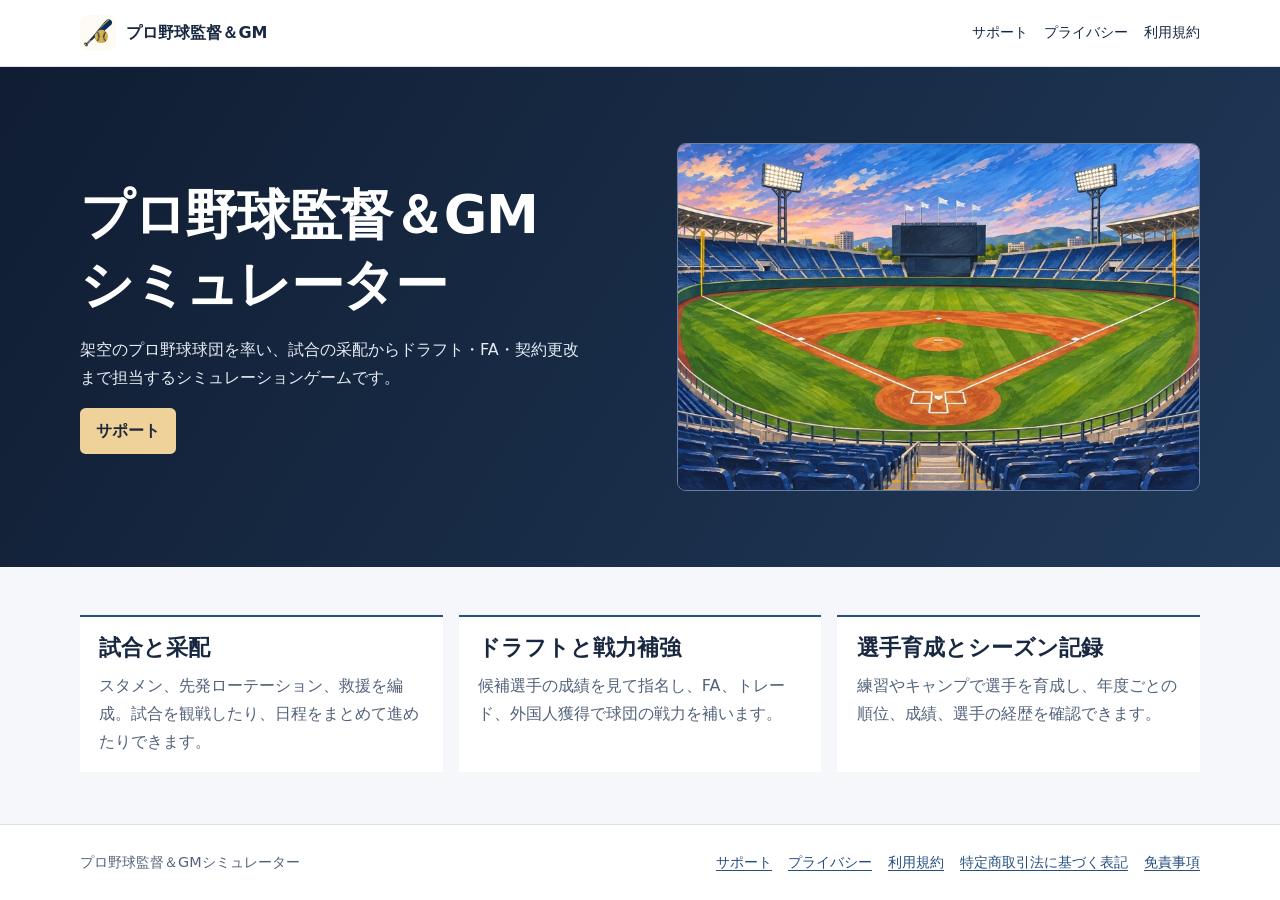
<file: index.html>
<!doctype html>
<html lang="ja">
<head>
  <meta charset="utf-8">
  <meta name="viewport" content="width=device-width, initial-scale=1">
  <title>プロ野球監督＆GMシミュレーター</title>
  <meta name="description" content="架空のプロ野球球団を率いるシミュレーションゲーム。ゲーム紹介、サポート、プライバシーポリシーをご案内します。">
  <link rel="icon" href="./assets/app-icon.png" type="image/png">
  <link rel="stylesheet" href="./assets/styles.css">
</head>
<body>
  <a class="skip-link" href="#content">本文へ移動</a>
  <header class="site-header">
    <div class="container header-row">
      <a class="brand" href="./"><img src="./assets/app-icon.png" width="36" height="36" alt=""><span>プロ野球監督＆GM</span></a>
      <nav class="site-nav" aria-label="主要ページ">
        <a href="./support/">サポート</a> <a href="./privacy/">プライバシー</a> <a href="./terms/">利用規約</a>
      </nav>
    </div>
  </header>
  <main id="content" class="home">

    <section class="hero">
      <div class="container hero-grid">
        <div class="hero-copy">
          <h1>プロ野球監督＆GM<br>シミュレーター</h1>
          <p>架空のプロ野球球団を率い、試合の采配からドラフト・FA・契約更改まで担当するシミュレーションゲームです。</p>
          <a class="button" href="./support/">サポート</a>
        </div>
        <img class="hero-art" src="./assets/ballpark.jpg" width="780" height="520" alt="アプリの開幕演出に登場する野球場のイラスト" fetchpriority="high">
      </div>
    </section>
    <section class="container features" aria-label="ゲームの内容">
      <article>
        <h2>試合と采配</h2>
        <p>スタメン、先発ローテーション、救援を編成。試合を観戦したり、日程をまとめて進めたりできます。</p>
      </article>
      <article>
        <h2>ドラフトと戦力補強</h2>
        <p>候補選手の成績を見て指名し、FA、トレード、外国人獲得で球団の戦力を補います。</p>
      </article>
      <article>
        <h2>選手育成とシーズン記録</h2>
        <p>練習やキャンプで選手を育成し、年度ごとの順位、成績、選手の経歴を確認できます。</p>
      </article>
    </section>
  </main>
  <footer class="site-footer">
    <div class="container footer-row">
      <a class="footer-brand" href="./">プロ野球監督＆GMシミュレーター</a>
      <nav aria-label="サポート・法務">
        <a href="./support/">サポート</a> <a href="./privacy/">プライバシー</a> <a href="./terms/">利用規約</a> <a href="./commerce/">特定商取引法に基づく表記</a> <a href="./disclaimer/">免責事項</a>
      </nav>
    </div>
  </footer>
</body>
</html>
</file>
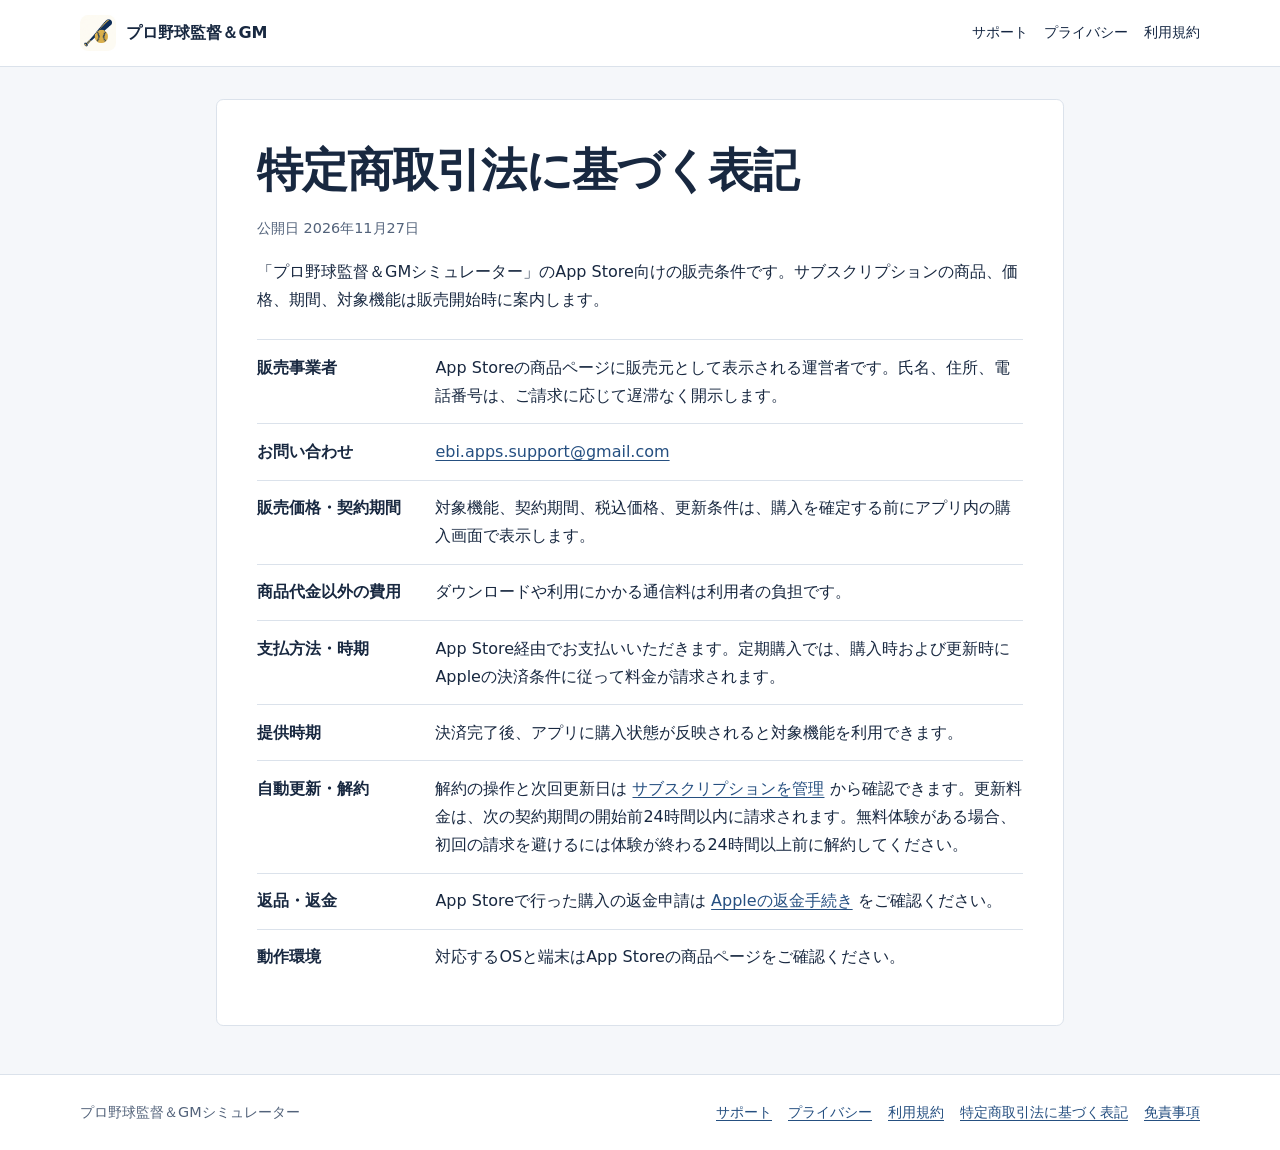
<file: commerce/index.html>
<!doctype html>
<html lang="ja">
<head>
  <meta charset="utf-8">
  <meta name="viewport" content="width=device-width, initial-scale=1">
  <title>特定商取引法に基づく表記 | プロ野球監督＆GMシミュレーター</title>
  <meta name="description" content="App Storeで定期購入を提供する際の販売事業者、料金、更新、解約と返金の案内です。">
  <link rel="icon" href="../assets/app-icon.png" type="image/png">
  <link rel="stylesheet" href="../assets/styles.css">
</head>
<body>
  <a class="skip-link" href="#content">本文へ移動</a>
  <header class="site-header">
    <div class="container header-row">
      <a class="brand" href="../"><img src="../assets/app-icon.png" width="36" height="36" alt=""><span>プロ野球監督＆GM</span></a>
      <nav class="site-nav" aria-label="主要ページ">
        <a href="../support/">サポート</a> <a href="../privacy/">プライバシー</a> <a href="../terms/">利用規約</a>
      </nav>
    </div>
  </header>
  <main id="content" class="document container">

    <h1>特定商取引法に基づく表記</h1>
    <p class="updated">公開日 <time datetime="2026-11-27">2026年11月27日</time></p>
    <p>「プロ野球監督＆GMシミュレーター」のApp Store向けの販売条件です。サブスクリプションの商品、価格、期間、対象機能は販売開始時に案内します。</p>
    <dl class="disclosure">
      <div><dt>販売事業者</dt><dd>App Storeの商品ページに販売元として表示される運営者です。氏名、住所、電話番号は、ご請求に応じて遅滞なく開示します。</dd></div>
      <div><dt>お問い合わせ</dt><dd><a href="mailto:ebi.apps.support@gmail.com?subject=%E3%80%90%E9%87%8E%E7%90%83%E7%9B%A3%E7%9D%A3%EF%BC%86GM%E3%80%91">ebi.apps.support@gmail.com</a></dd></div>
      <div><dt>販売価格・契約期間</dt><dd>対象機能、契約期間、税込価格、更新条件は、購入を確定する前にアプリ内の購入画面で表示します。</dd></div>
      <div><dt>商品代金以外の費用</dt><dd>ダウンロードや利用にかかる通信料は利用者の負担です。</dd></div>
      <div><dt>支払方法・時期</dt><dd>App Store経由でお支払いいただきます。定期購入では、購入時および更新時にAppleの決済条件に従って料金が請求されます。</dd></div>
      <div><dt>提供時期</dt><dd>決済完了後、アプリに購入状態が反映されると対象機能を利用できます。</dd></div>
      <div><dt>自動更新・解約</dt><dd>解約の操作と次回更新日は <a href="https://apps.apple.com/account/subscriptions">サブスクリプションを管理</a> から確認できます。更新料金は、次の契約期間の開始前24時間以内に請求されます。無料体験がある場合、初回の請求を避けるには体験が終わる24時間以上前に解約してください。</dd></div>
      <div><dt>返品・返金</dt><dd>App Storeで行った購入の返金申請は <a href="https://support.apple.com/ja-jp/118223">Appleの返金手続き</a> をご確認ください。</dd></div>
      <div><dt>動作環境</dt><dd>対応するOSと端末はApp Storeの商品ページをご確認ください。</dd></div>
    </dl>
  </main>
  <footer class="site-footer">
    <div class="container footer-row">
      <a class="footer-brand" href="../">プロ野球監督＆GMシミュレーター</a>
      <nav aria-label="サポート・法務">
        <a href="../support/">サポート</a> <a href="../privacy/">プライバシー</a> <a href="../terms/">利用規約</a> <a href="../commerce/" aria-current="page">特定商取引法に基づく表記</a> <a href="../disclaimer/">免責事項</a>
      </nav>
    </div>
  </footer>
</body>
</html>
</file>
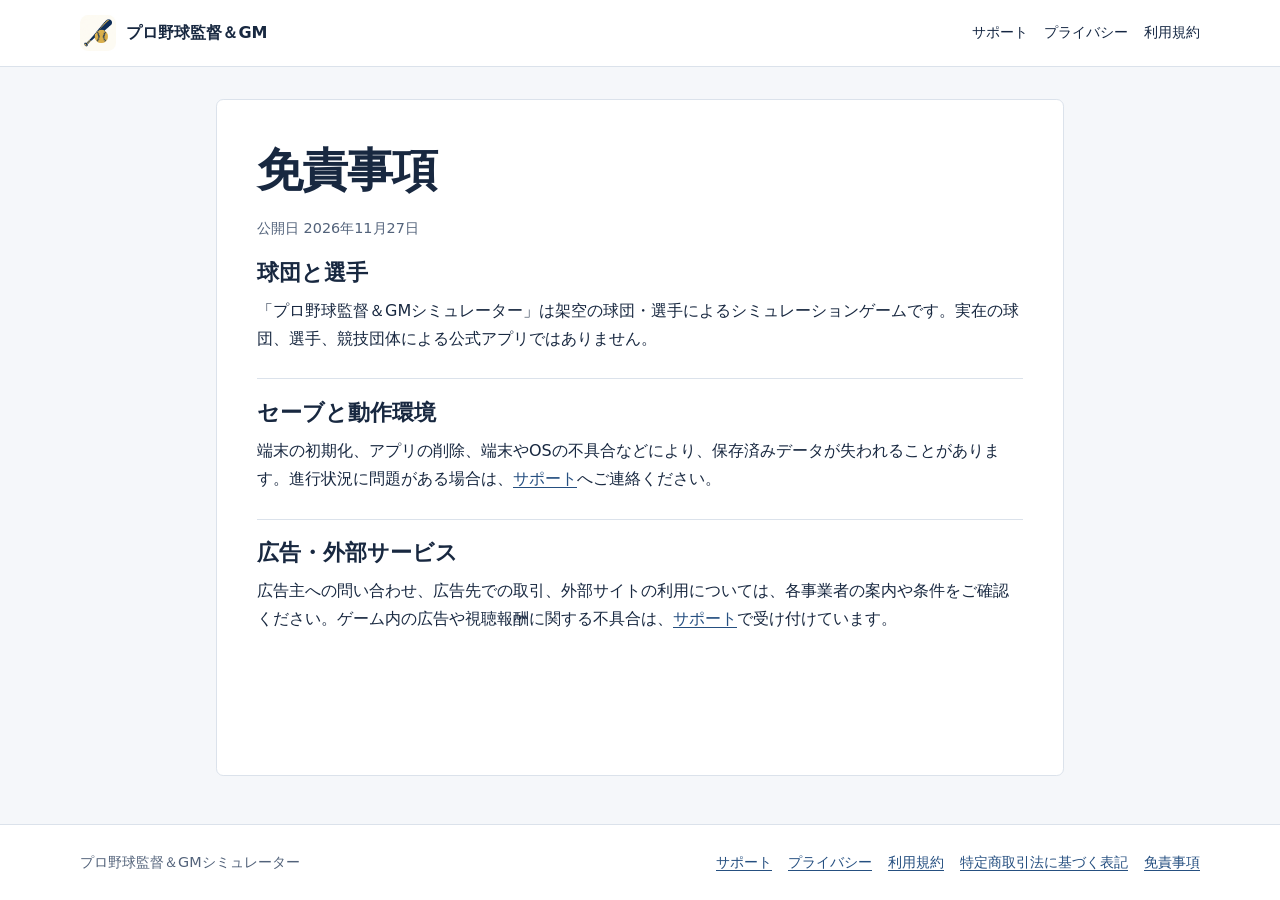
<file: disclaimer/index.html>
<!doctype html>
<html lang="ja">
<head>
  <meta charset="utf-8">
  <meta name="viewport" content="width=device-width, initial-scale=1">
  <title>免責事項 | プロ野球監督＆GMシミュレーター</title>
  <meta name="description" content="ゲーム内の球団・選手、セーブデータ、広告や外部リンクに関する案内です。">
  <link rel="icon" href="../assets/app-icon.png" type="image/png">
  <link rel="stylesheet" href="../assets/styles.css">
</head>
<body>
  <a class="skip-link" href="#content">本文へ移動</a>
  <header class="site-header">
    <div class="container header-row">
      <a class="brand" href="../"><img src="../assets/app-icon.png" width="36" height="36" alt=""><span>プロ野球監督＆GM</span></a>
      <nav class="site-nav" aria-label="主要ページ">
        <a href="../support/">サポート</a> <a href="../privacy/">プライバシー</a> <a href="../terms/">利用規約</a>
      </nav>
    </div>
  </header>
  <main id="content" class="document container">

    <h1>免責事項</h1>
    <p class="updated">公開日 <time datetime="2026-11-27">2026年11月27日</time></p>
    <section aria-labelledby="fiction">
      <h2 id="fiction">球団と選手</h2>
      <p>「プロ野球監督＆GMシミュレーター」は架空の球団・選手によるシミュレーションゲームです。実在の球団、選手、競技団体による公式アプリではありません。</p>
    </section>
    <section aria-labelledby="records">
      <h2 id="records">セーブと動作環境</h2>
      <p>端末の初期化、アプリの削除、端末やOSの不具合などにより、保存済みデータが失われることがあります。進行状況に問題がある場合は、<a href="../support/">サポート</a>へご連絡ください。</p>
    </section>
    <section aria-labelledby="external">
      <h2 id="external">広告・外部サービス</h2>
      <p>広告主への問い合わせ、広告先での取引、外部サイトの利用については、各事業者の案内や条件をご確認ください。ゲーム内の広告や視聴報酬に関する不具合は、<a href="../support/">サポート</a>で受け付けています。</p>
    </section>
  </main>
  <footer class="site-footer">
    <div class="container footer-row">
      <a class="footer-brand" href="../">プロ野球監督＆GMシミュレーター</a>
      <nav aria-label="サポート・法務">
        <a href="../support/">サポート</a> <a href="../privacy/">プライバシー</a> <a href="../terms/">利用規約</a> <a href="../commerce/">特定商取引法に基づく表記</a> <a href="../disclaimer/" aria-current="page">免責事項</a>
      </nav>
    </div>
  </footer>
</body>
</html>
</file>
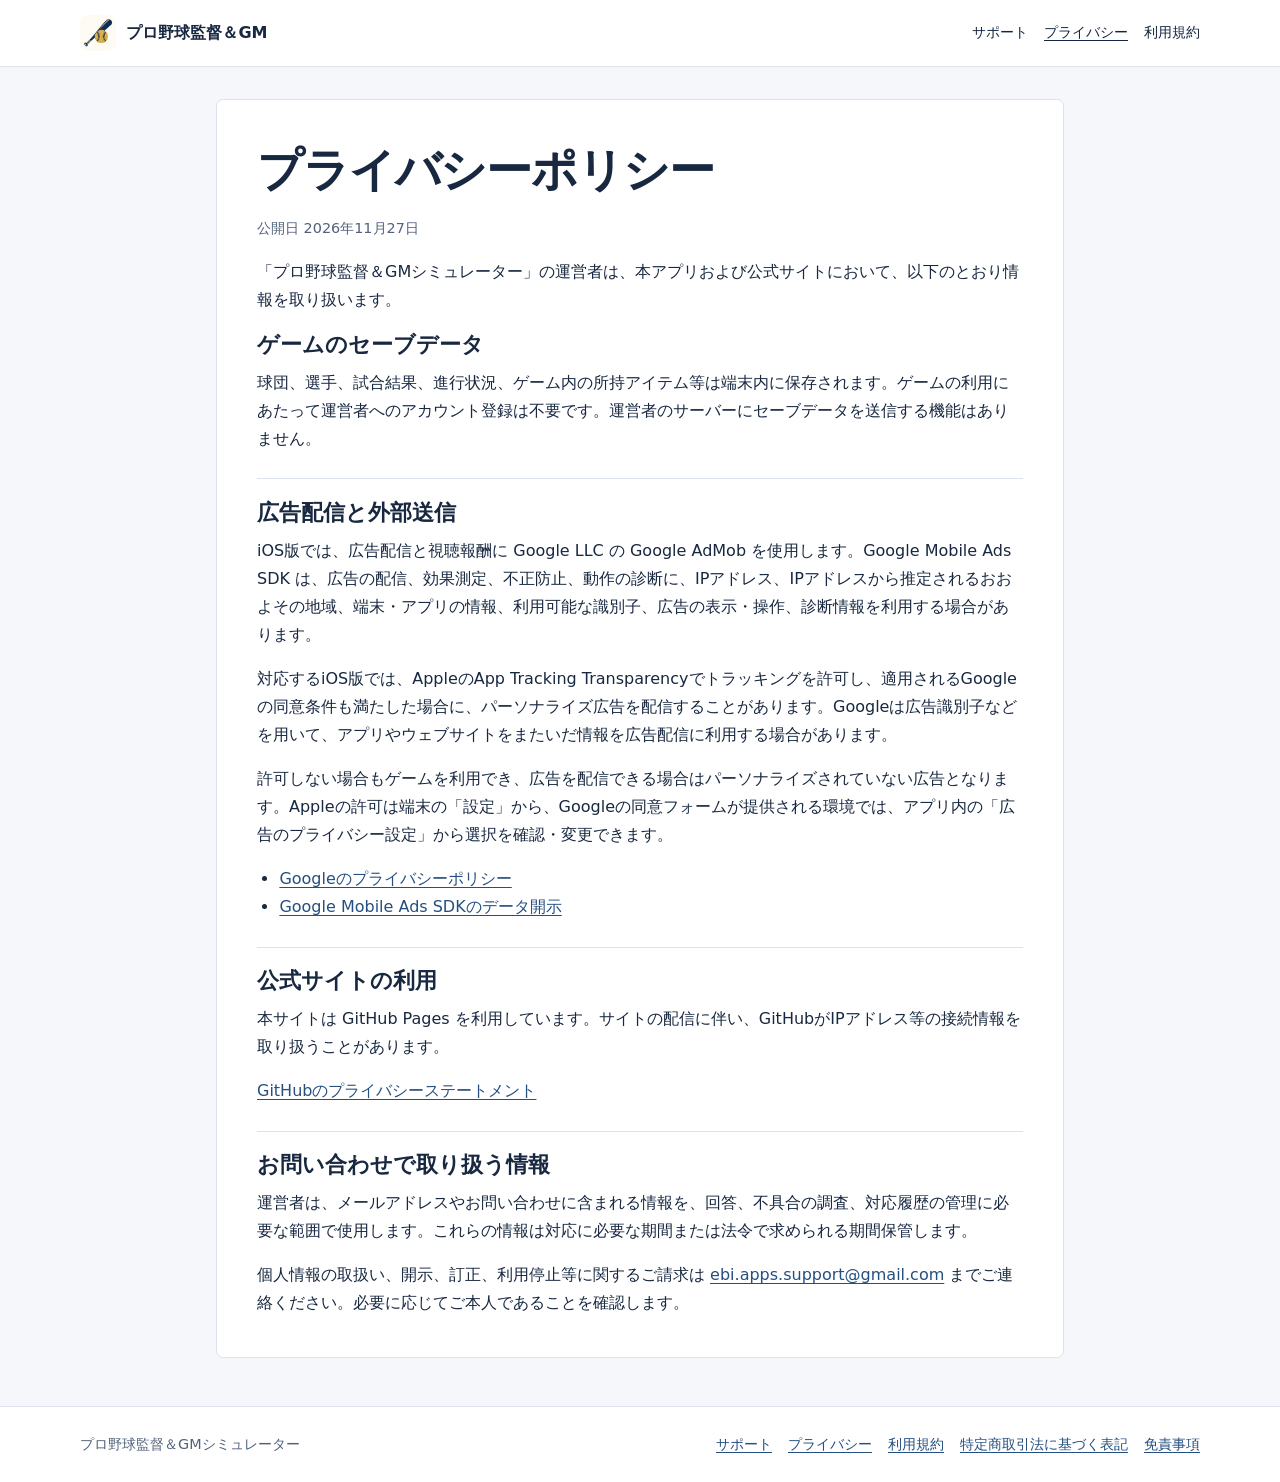
<file: privacy/index.html>
<!doctype html>
<html lang="ja">
<head>
  <meta charset="utf-8">
  <meta name="viewport" content="width=device-width, initial-scale=1">
  <title>プライバシーポリシー | プロ野球監督＆GMシミュレーター</title>
  <meta name="description" content="セーブデータ、AdMobによる広告、お問い合わせで取り扱う情報を説明します。">
  <link rel="icon" href="../assets/app-icon.png" type="image/png">
  <link rel="stylesheet" href="../assets/styles.css">
</head>
<body>
  <a class="skip-link" href="#content">本文へ移動</a>
  <header class="site-header">
    <div class="container header-row">
      <a class="brand" href="../"><img src="../assets/app-icon.png" width="36" height="36" alt=""><span>プロ野球監督＆GM</span></a>
      <nav class="site-nav" aria-label="主要ページ">
        <a href="../support/">サポート</a> <a href="../privacy/" aria-current="page">プライバシー</a> <a href="../terms/">利用規約</a>
      </nav>
    </div>
  </header>
  <main id="content" class="document container">

    <h1>プライバシーポリシー</h1>
    <p class="updated">公開日 <time datetime="2026-11-27">2026年11月27日</time></p>
    <p>「プロ野球監督＆GMシミュレーター」の運営者は、本アプリおよび公式サイトにおいて、以下のとおり情報を取り扱います。</p>
    <section aria-labelledby="local">
      <h2 id="local">ゲームのセーブデータ</h2>
      <p>球団、選手、試合結果、進行状況、ゲーム内の所持アイテム等は端末内に保存されます。ゲームの利用にあたって運営者へのアカウント登録は不要です。運営者のサーバーにセーブデータを送信する機能はありません。</p>
    </section>
    <section aria-labelledby="advertising">
      <h2 id="advertising">広告配信と外部送信</h2>
      <p>iOS版では、広告配信と視聴報酬に Google LLC の Google AdMob を使用します。Google Mobile Ads SDK は、広告の配信、効果測定、不正防止、動作の診断に、IPアドレス、IPアドレスから推定されるおおよその地域、端末・アプリの情報、利用可能な識別子、広告の表示・操作、診断情報を利用する場合があります。</p>
      <p>対応するiOS版では、AppleのApp Tracking Transparencyでトラッキングを許可し、適用されるGoogleの同意条件も満たした場合に、パーソナライズ広告を配信することがあります。Googleは広告識別子などを用いて、アプリやウェブサイトをまたいだ情報を広告配信に利用する場合があります。</p>
      <p>許可しない場合もゲームを利用でき、広告を配信できる場合はパーソナライズされていない広告となります。Appleの許可は端末の「設定」から、Googleの同意フォームが提供される環境では、アプリ内の「広告のプライバシー設定」から選択を確認・変更できます。</p>
      <ul class="link-list">
        <li><a href="https://policies.google.com/privacy?hl=ja">Googleのプライバシーポリシー</a></li>
        <li><a href="https://developers.google.com/admob/ios/privacy/data-disclosure?hl=ja">Google Mobile Ads SDKのデータ開示</a></li>
      </ul>
    </section>
    <section aria-labelledby="site">
      <h2 id="site">公式サイトの利用</h2>
      <p>本サイトは GitHub Pages を利用しています。サイトの配信に伴い、GitHubがIPアドレス等の接続情報を取り扱うことがあります。</p>
      <p><a href="https://docs.github.com/ja/site-policy/privacy-policies/github-general-privacy-statement">GitHubのプライバシーステートメント</a></p>
    </section>
    <section aria-labelledby="requests">
      <h2 id="requests">お問い合わせで取り扱う情報</h2>
      <p>運営者は、メールアドレスやお問い合わせに含まれる情報を、回答、不具合の調査、対応履歴の管理に必要な範囲で使用します。これらの情報は対応に必要な期間または法令で求められる期間保管します。</p>
      <p>個人情報の取扱い、開示、訂正、利用停止等に関するご請求は <a href="mailto:ebi.apps.support@gmail.com?subject=%E3%80%90%E9%87%8E%E7%90%83%E7%9B%A3%E7%9D%A3%EF%BC%86GM%E3%80%91">ebi.apps.support@gmail.com</a> までご連絡ください。必要に応じてご本人であることを確認します。</p>
    </section>
  </main>
  <footer class="site-footer">
    <div class="container footer-row">
      <a class="footer-brand" href="../">プロ野球監督＆GMシミュレーター</a>
      <nav aria-label="サポート・法務">
        <a href="../support/">サポート</a> <a href="../privacy/" aria-current="page">プライバシー</a> <a href="../terms/">利用規約</a> <a href="../commerce/">特定商取引法に基づく表記</a> <a href="../disclaimer/">免責事項</a>
      </nav>
    </div>
  </footer>
</body>
</html>
</file>
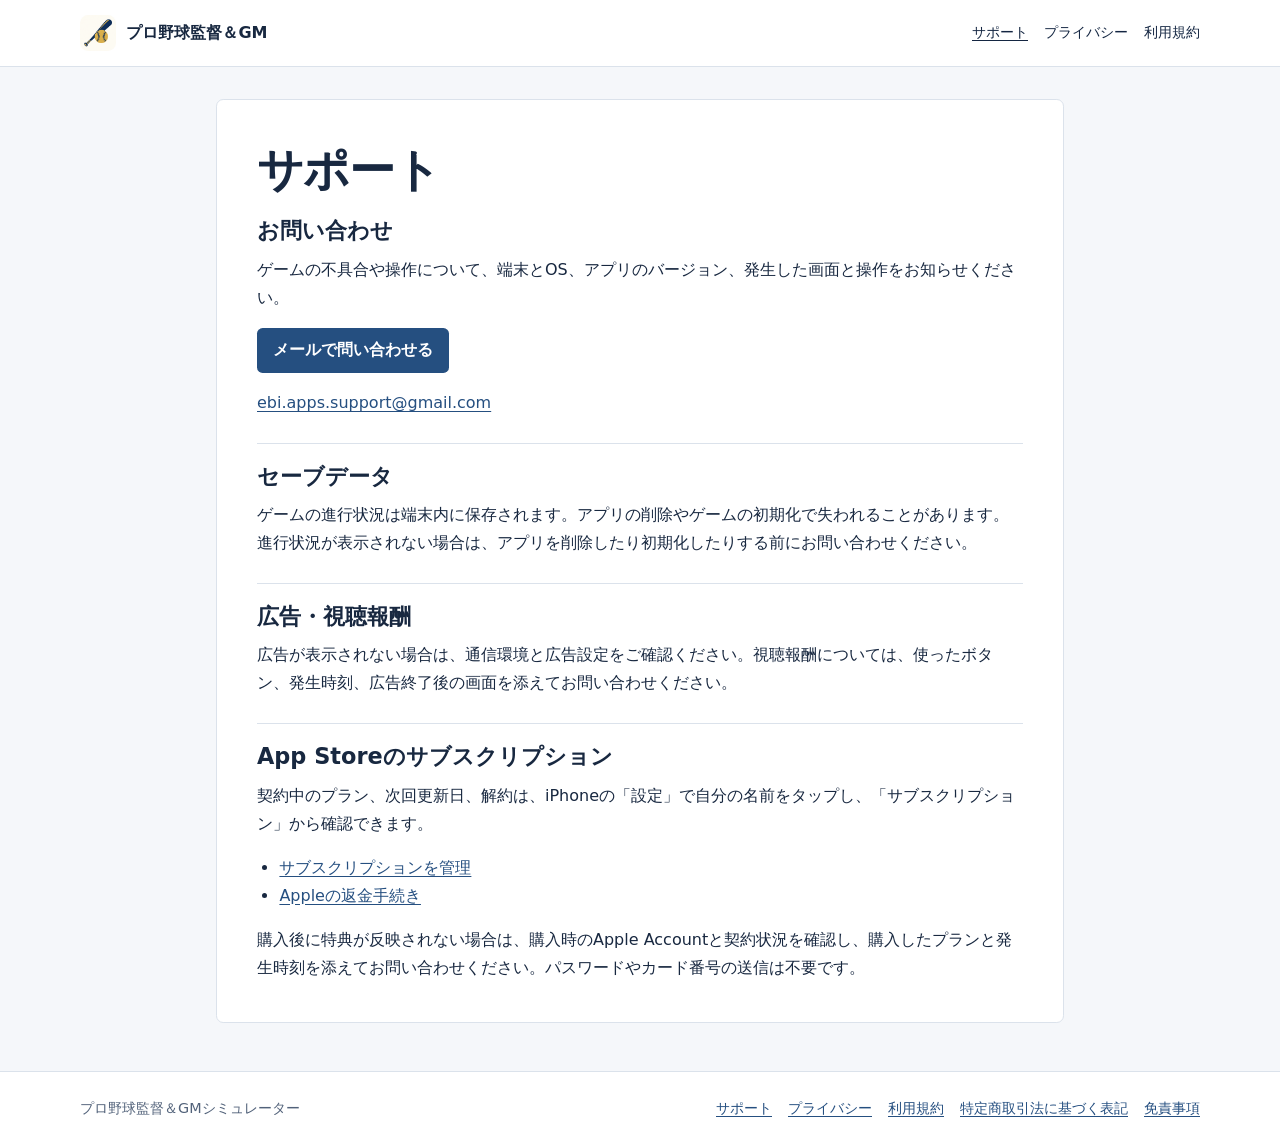
<file: support/index.html>
<!doctype html>
<html lang="ja">
<head>
  <meta charset="utf-8">
  <meta name="viewport" content="width=device-width, initial-scale=1">
  <title>サポート | プロ野球監督＆GMシミュレーター</title>
  <meta name="description" content="お問い合わせ、セーブデータ、広告、App Storeのサブスクリプションの案内です。">
  <link rel="icon" href="../assets/app-icon.png" type="image/png">
  <link rel="stylesheet" href="../assets/styles.css">
</head>
<body>
  <a class="skip-link" href="#content">本文へ移動</a>
  <header class="site-header">
    <div class="container header-row">
      <a class="brand" href="../"><img src="../assets/app-icon.png" width="36" height="36" alt=""><span>プロ野球監督＆GM</span></a>
      <nav class="site-nav" aria-label="主要ページ">
        <a href="../support/" aria-current="page">サポート</a> <a href="../privacy/">プライバシー</a> <a href="../terms/">利用規約</a>
      </nav>
    </div>
  </header>
  <main id="content" class="document container">

    <h1>サポート</h1>
    <section aria-labelledby="contact">
      <h2 id="contact">お問い合わせ</h2>
      <p>ゲームの不具合や操作について、端末とOS、アプリのバージョン、発生した画面と操作をお知らせください。</p>
      <p><a class="button" href="mailto:ebi.apps.support@gmail.com?subject=%E3%80%90%E9%87%8E%E7%90%83%E7%9B%A3%E7%9D%A3%EF%BC%86GM%E3%80%91">メールで問い合わせる</a></p>
      <p class="secondary"><a href="mailto:ebi.apps.support@gmail.com?subject=%E3%80%90%E9%87%8E%E7%90%83%E7%9B%A3%E7%9D%A3%EF%BC%86GM%E3%80%91">ebi.apps.support@gmail.com</a></p>
    </section>
    <section aria-labelledby="save">
      <h2 id="save">セーブデータ</h2>
      <p>ゲームの進行状況は端末内に保存されます。アプリの削除やゲームの初期化で失われることがあります。進行状況が表示されない場合は、アプリを削除したり初期化したりする前にお問い合わせください。</p>
    </section>
    <section aria-labelledby="ads">
      <h2 id="ads">広告・視聴報酬</h2>
      <p>広告が表示されない場合は、通信環境と広告設定をご確認ください。視聴報酬については、使ったボタン、発生時刻、広告終了後の画面を添えてお問い合わせください。</p>
    </section>
    <section aria-labelledby="subscription">
      <h2 id="subscription">App Storeのサブスクリプション</h2>
      <p>契約中のプラン、次回更新日、解約は、iPhoneの「設定」で自分の名前をタップし、「サブスクリプション」から確認できます。</p>
      <ul class="link-list">
        <li><a href="https://apps.apple.com/account/subscriptions">サブスクリプションを管理</a></li>
        <li><a href="https://support.apple.com/ja-jp/118223">Appleの返金手続き</a></li>
      </ul>
      <p>購入後に特典が反映されない場合は、購入時のApple Accountと契約状況を確認し、購入したプランと発生時刻を添えてお問い合わせください。パスワードやカード番号の送信は不要です。</p>
    </section>
  </main>
  <footer class="site-footer">
    <div class="container footer-row">
      <a class="footer-brand" href="../">プロ野球監督＆GMシミュレーター</a>
      <nav aria-label="サポート・法務">
        <a href="../support/" aria-current="page">サポート</a> <a href="../privacy/">プライバシー</a> <a href="../terms/">利用規約</a> <a href="../commerce/">特定商取引法に基づく表記</a> <a href="../disclaimer/">免責事項</a>
      </nav>
    </div>
  </footer>
</body>
</html>
</file>
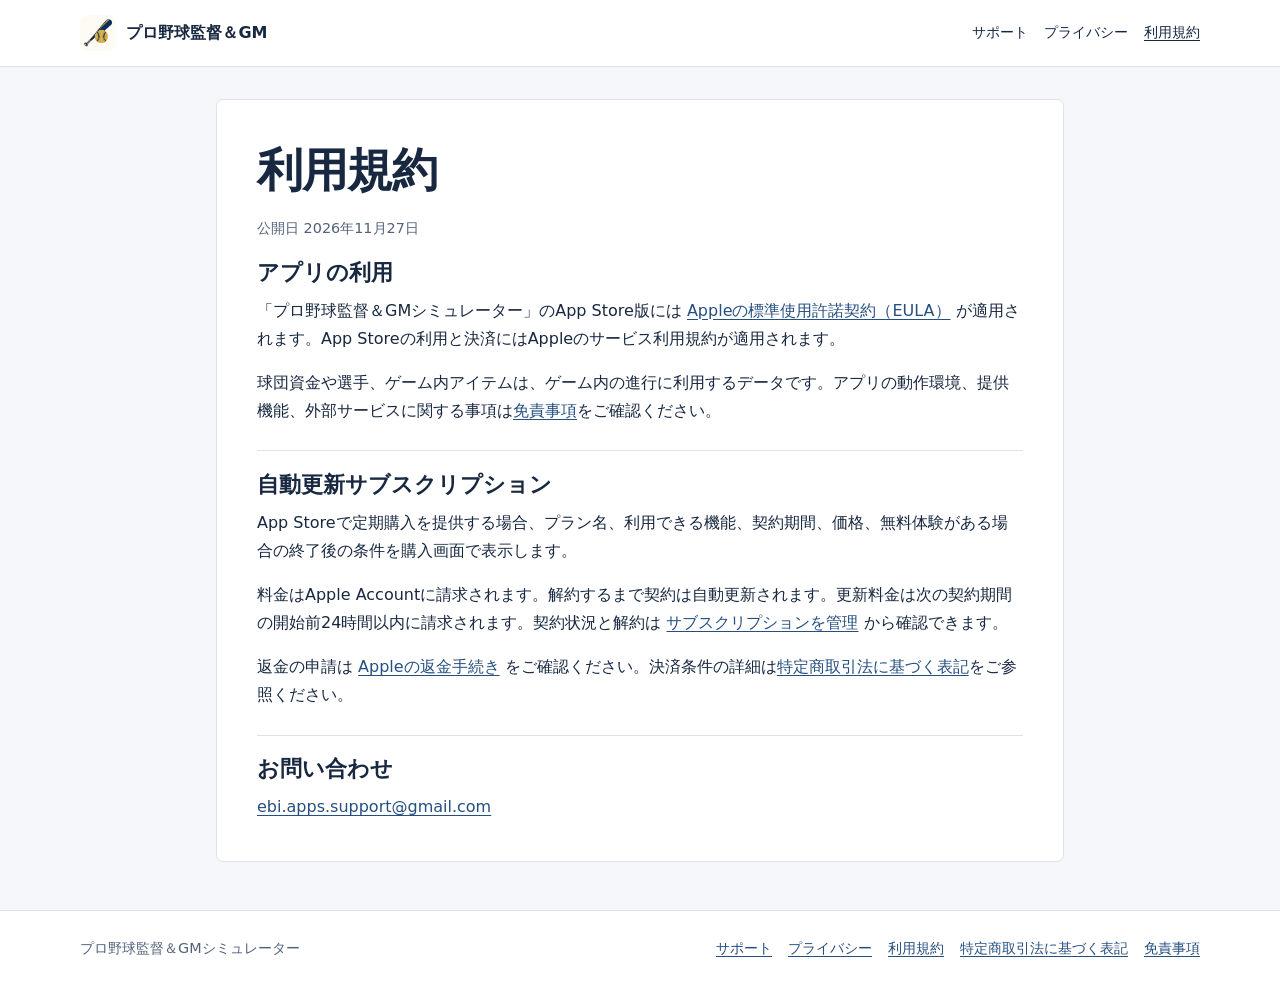
<file: terms/index.html>
<!doctype html>
<html lang="ja">
<head>
  <meta charset="utf-8">
  <meta name="viewport" content="width=device-width, initial-scale=1">
  <title>利用規約 | プロ野球監督＆GMシミュレーター</title>
  <meta name="description" content="アプリの利用条件、App Storeの標準使用許諾契約、サブスクリプションの更新と解約について説明します。">
  <link rel="icon" href="../assets/app-icon.png" type="image/png">
  <link rel="stylesheet" href="../assets/styles.css">
</head>
<body>
  <a class="skip-link" href="#content">本文へ移動</a>
  <header class="site-header">
    <div class="container header-row">
      <a class="brand" href="../"><img src="../assets/app-icon.png" width="36" height="36" alt=""><span>プロ野球監督＆GM</span></a>
      <nav class="site-nav" aria-label="主要ページ">
        <a href="../support/">サポート</a> <a href="../privacy/">プライバシー</a> <a href="../terms/" aria-current="page">利用規約</a>
      </nav>
    </div>
  </header>
  <main id="content" class="document container">

    <h1>利用規約</h1>
    <p class="updated">公開日 <time datetime="2026-11-27">2026年11月27日</time></p>
    <section aria-labelledby="license">
      <h2 id="license">アプリの利用</h2>
      <p>「プロ野球監督＆GMシミュレーター」のApp Store版には <a href="https://www.apple.com/legal/internet-services/itunes/dev/stdeula/">Appleの標準使用許諾契約（EULA）</a> が適用されます。App Storeの利用と決済にはAppleのサービス利用規約が適用されます。</p>
      <p>球団資金や選手、ゲーム内アイテムは、ゲーム内の進行に利用するデータです。アプリの動作環境、提供機能、外部サービスに関する事項は<a href="../disclaimer/">免責事項</a>をご確認ください。</p>
    </section>
    <section aria-labelledby="subscription">
      <h2 id="subscription">自動更新サブスクリプション</h2>
      <p>App Storeで定期購入を提供する場合、プラン名、利用できる機能、契約期間、価格、無料体験がある場合の終了後の条件を購入画面で表示します。</p>
      <p>料金はApple Accountに請求されます。解約するまで契約は自動更新されます。更新料金は次の契約期間の開始前24時間以内に請求されます。契約状況と解約は <a href="https://apps.apple.com/account/subscriptions">サブスクリプションを管理</a> から確認できます。</p>
      <p>返金の申請は <a href="https://support.apple.com/ja-jp/118223">Appleの返金手続き</a> をご確認ください。決済条件の詳細は<a href="../commerce/">特定商取引法に基づく表記</a>をご参照ください。</p>
    </section>
    <section aria-labelledby="contacts">
      <h2 id="contacts">お問い合わせ</h2>
      <p><a href="mailto:ebi.apps.support@gmail.com?subject=%E3%80%90%E9%87%8E%E7%90%83%E7%9B%A3%E7%9D%A3%EF%BC%86GM%E3%80%91">ebi.apps.support@gmail.com</a></p>
    </section>
  </main>
  <footer class="site-footer">
    <div class="container footer-row">
      <a class="footer-brand" href="../">プロ野球監督＆GMシミュレーター</a>
      <nav aria-label="サポート・法務">
        <a href="../support/">サポート</a> <a href="../privacy/">プライバシー</a> <a href="../terms/" aria-current="page">利用規約</a> <a href="../commerce/">特定商取引法に基づく表記</a> <a href="../disclaimer/">免責事項</a>
      </nav>
    </div>
  </footer>
</body>
</html>
</file>
<file: assets/styles.css>
:root {
  color-scheme: light;
  --navy: #142642;
  --navy-deep: #101d32;
  --ink: #182840;
  --muted: #52627a;
  --link: #254f80;
  --line: #dbe2eb;
  --background: #f5f7fa;
  --white: #fff;
  --gold: #efd29a;
  font-family: system-ui, -apple-system, BlinkMacSystemFont, "Hiragino Sans", "Yu Gothic", Meiryo, sans-serif;
  color: var(--ink);
  background: var(--background);
  line-height: 1.75;
}
* { box-sizing: border-box; }
body { min-height: 100vh; margin: 0; display: flex; flex-direction: column; }
main { flex: 1; }
a { color: var(--link); text-underline-offset: .19em; overflow-wrap: anywhere; }
a:hover { text-decoration-thickness: .13em; }
a:focus-visible { outline: 3px solid #5279ad; outline-offset: 4px; border-radius: 2px; }
img { display: block; max-width: 100%; }
h1, h2 { margin-top: 0; line-height: 1.32; }
h1 { margin-bottom: 1rem; font-size: clamp(1.85rem, 3.6vw, 3rem); letter-spacing: -.025em; }
h2 { margin-bottom: .6rem; font-size: clamp(1.15rem, 2.3vw, 1.4rem); }
p { margin: 0 0 1rem; }
p:last-child { margin-bottom: 0; }
.container { width: min(70rem, calc(100% - 3rem)); margin-inline: auto; }
.site-header { background: var(--white); border-bottom: 1px solid var(--line); }
.header-row, .footer-row { display: flex; flex-wrap: wrap; align-items: center; justify-content: space-between; gap: .6rem 1.3rem; }
.header-row { min-height: 4.1rem; padding-block: .65rem; }
.brand { display: inline-flex; align-items: center; gap: .65rem; color: var(--ink); font-weight: 750; text-decoration: none; }
.brand img { border-radius: 23%; }
.site-nav, .site-footer nav { display: flex; flex-wrap: wrap; align-items: center; gap: .2rem 1rem; font-size: .9rem; }
.site-nav a { padding-block: .43rem; color: var(--navy); text-decoration-color: transparent; }
.site-nav a:hover, .site-nav a[aria-current="page"] { text-decoration-color: currentcolor; }
.hero { color: var(--white); background: linear-gradient(123deg, var(--navy-deep), #203959); }
.hero-grid { display: grid; grid-template-columns: minmax(0, 1.05fr) minmax(0, 1fr); gap: clamp(1.25rem, 4vw, 3rem); align-items: center; padding-block: clamp(2rem, 6vw, 4.75rem); }
.hero h1 { font-size: clamp(2rem, 4.15vw, 3.6rem); }
.hero p { max-width: 32rem; color: #e7edf7; }
.hero-art { width: 100%; height: auto; aspect-ratio: 3 / 2; object-fit: cover; border: 1px solid #6881a3; border-radius: .55rem; }
.button { display: inline-block; padding: .55rem 1rem; border-radius: .35rem; background: var(--link); color: var(--white); font-weight: 700; text-decoration: none; }
.button:hover { background: #173963; }
.hero .button { background: var(--gold); color: #20283b; }
.hero .button:hover { background: #f9dfaf; }
.features { display: grid; grid-template-columns: repeat(3, minmax(0, 1fr)); gap: 1rem; padding-block: clamp(1.5rem, 5vw, 3rem); }
.features article { padding: 1rem 1.2rem; border-top: .16rem solid var(--link); background: var(--white); }
.features p, .secondary, .updated { color: var(--muted); }
.document { max-width: 53rem; margin-block: 2rem 3rem; padding: clamp(1rem, 4vw, 2.5rem); border: 1px solid var(--line); border-radius: .45rem; background: var(--white); }
.document section + section { margin-top: 1.6rem; padding-top: 1.15rem; border-top: 1px solid var(--line); }
.updated { font-size: .9rem; }
.link-list { margin-block: .55rem 1rem; padding-inline-start: 1.4rem; }
.disclosure { margin: 1.6rem 0 0; }
.disclosure div { display: grid; grid-template-columns: minmax(0, 10rem) 1fr; gap: .4rem 1.15rem; padding-block: .85rem; border-top: 1px solid var(--line); }
.disclosure dt { font-weight: 700; }
.disclosure dd { margin: 0; }
.site-footer { padding-block: 1.55rem; background: var(--white); border-top: 1px solid var(--line); }
.footer-row { align-items: flex-start; }
.footer-brand { color: var(--muted); font-size: .9rem; text-decoration: none; }
.skip-link { position: absolute; z-index: 2; left: .5rem; top: .5rem; transform: translateY(-200%); padding: .55rem; background: var(--white); }
.skip-link:focus { transform: none; }

@media (max-width: 48rem) {
  .hero-grid { grid-template-columns: 1fr; }
  .hero-art { max-height: 19rem; }
  .features { grid-template-columns: 1fr; }
}
@media (max-width: 35rem) {
  .container { width: calc(100% - 1.5rem); }
  .header-row { gap: .15rem .65rem; }
  .site-nav { width: 100%; }
  .document { margin-block: 1rem 1.5rem; }
  .disclosure div { grid-template-columns: 1fr; }
}
</file>
